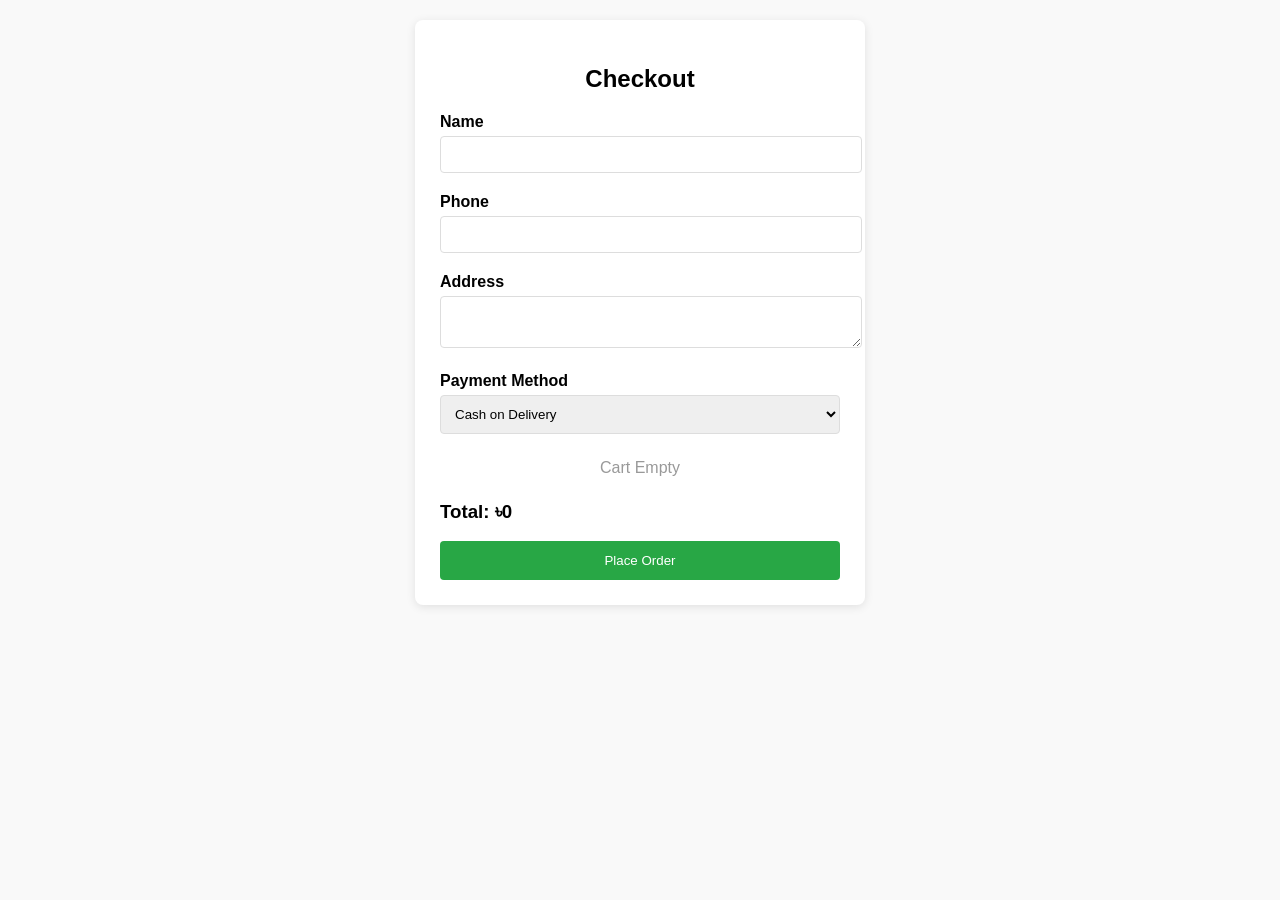
<file: checkout.html>
<!DOCTYPE html>
<html lang="en">
<head>
<meta charset="UTF-8">
<meta name="viewport" content="width=device-width, initial-scale=1.0">
<title>Checkout</title>

<style>
body {
    font-family: sans-serif;
    background-color: #f9f9f9;
    margin: 0;
    padding: 20px;
    display: flex;
    justify-content: center;
}

.checkout-container {
    width: 100%;
    max-width: 400px;
    background: #fff;
    padding: 25px;
    border-radius: 8px;
    box-shadow: 0 2px 10px rgba(0,0,0,0.1);
}

h2 {
    text-align: center;
}

label {
    display: block;
    margin-top: 10px;
    font-weight: bold;
}

input, textarea, select {
    width: 100%;
    padding: 10px;
    margin-top: 5px;
    margin-bottom: 10px;
    border: 1px solid #ddd;
    border-radius: 4px;
}

ul {
    list-style: none;
    padding: 0;
    margin-top: 10px;
}

li {
    display: flex;
    justify-content: space-between;
    padding: 5px 0;
}

button {
    width: 100%;
    padding: 12px;
    background: #28a745;
    color: white;
    border: none;
    border-radius: 4px;
    cursor: pointer;
}

button:hover {
    background: #218838;
}
</style>
</head>

<body>

<div class="checkout-container">

<h2>Checkout</h2>

<label>Name</label>
<input type="text" id="name">

<label>Phone</label>
<input type="text" id="phone">

<label>Address</label>
<textarea id="address"></textarea>

<!-- PAYMENT METHOD -->
<label>Payment Method</label>
<select id="paymentMethod" onchange="togglePayment()">
    <option value="COD">Cash on Delivery</option>
    <option value="PAYNOW">Pay Now</option>
</select>

<!-- DUMMY PAYMENT BOX -->
<div id="paymentBox" style="display:none; border:1px solid #ddd; padding:10px; margin-top:10px;">
    <h3>Dummy Payment</h3>

    <input type="text" id="cardNumber" placeholder="Card Number">
    <input type="text" id="cardName" placeholder="Card Holder Name">
    <input type="text" id="cardExpiry" placeholder="MM/YY">
    <input type="text" id="cardCVC" placeholder="CVC">

    <button type="button" onclick="payNow()" style="background:#007bff;">
        Pay ৳<span id="payAmount">0</span>
    </button>
</div>

<!-- CART -->
<ul id="order-list"></ul>

<h3 id="order-total">Total: ৳0</h3>

<button onclick="placeOrder()">Place Order</button>

</div>

<script>

// CART
let cart = JSON.parse(localStorage.getItem("cart")) || [];

let list = document.getElementById("order-list");
let totalElement = document.getElementById("order-total");
let total = 0;

// RENDER CART
if (cart.length === 0) {
    list.innerHTML = "<li style='justify-content:center;color:#999;'>Cart Empty</li>";
} else {
    cart.forEach(item => {
        total += item.price * item.qty;

        list.innerHTML += `
            <li>
                <span>${item.name} x ${item.qty}</span>
                <span>৳${item.price * item.qty}</span>
            </li>
        `;
    });
}

totalElement.innerText = "Total: ৳" + total;
document.getElementById("payAmount").innerText = total;


// PAYMENT TOGGLE
function togglePayment() {
    let method = document.getElementById("paymentMethod").value;
    document.getElementById("paymentBox").style.display =
        method === "PAYNOW" ? "block" : "none";
}


// PLACE ORDER
function placeOrder() {

    let name = document.getElementById("name").value;
    let phone = document.getElementById("phone").value;
    let address = document.getElementById("address").value;
    let method = document.getElementById("paymentMethod").value;

    if (!name || !phone || !address) {
        alert("Fill all fields");
        return;
    }

    if (cart.length === 0) {
        alert("Cart empty");
        return;
    }

    if (method === "COD") {
        submitOrder("COD");
    } else {
        alert("Complete payment first");
    }
}


// DUMMY PAYMENT
function payNow() {

    let cardNumber = document.getElementById("cardNumber").value;
    let cardName = document.getElementById("cardName").value;
    let cardExpiry = document.getElementById("cardExpiry").value;
    let cardCVC = document.getElementById("cardCVC").value;

    if (!cardNumber || !cardName || !cardExpiry || !cardCVC) {
        alert("Fill payment details");
        return;
    }

    alert("Processing Payment...");

    setTimeout(() => {
        alert("Payment Successful ✅");
        submitOrder("PAID");
    }, 1500);
}


// SUBMIT ORDER
function submitOrder(paymentStatus) {

    let name = document.getElementById("name").value;
    let phone = document.getElementById("phone").value;
    let address = document.getElementById("address").value;

    fetch("place_order.php", {
        method: "POST",
        headers: {
            "Content-Type": "application/json"
        },
        body: JSON.stringify({
            name,
            phone,
            address,
            cart,
            payment: paymentStatus
        })
    })
    .then(res => res.text())
    .then(data => {

        alert("Order Placed (" + paymentStatus + ")");

        localStorage.removeItem("cart");

        window.location.href = "index.html";
    });
}

</script>

</body>
</html>
</file>
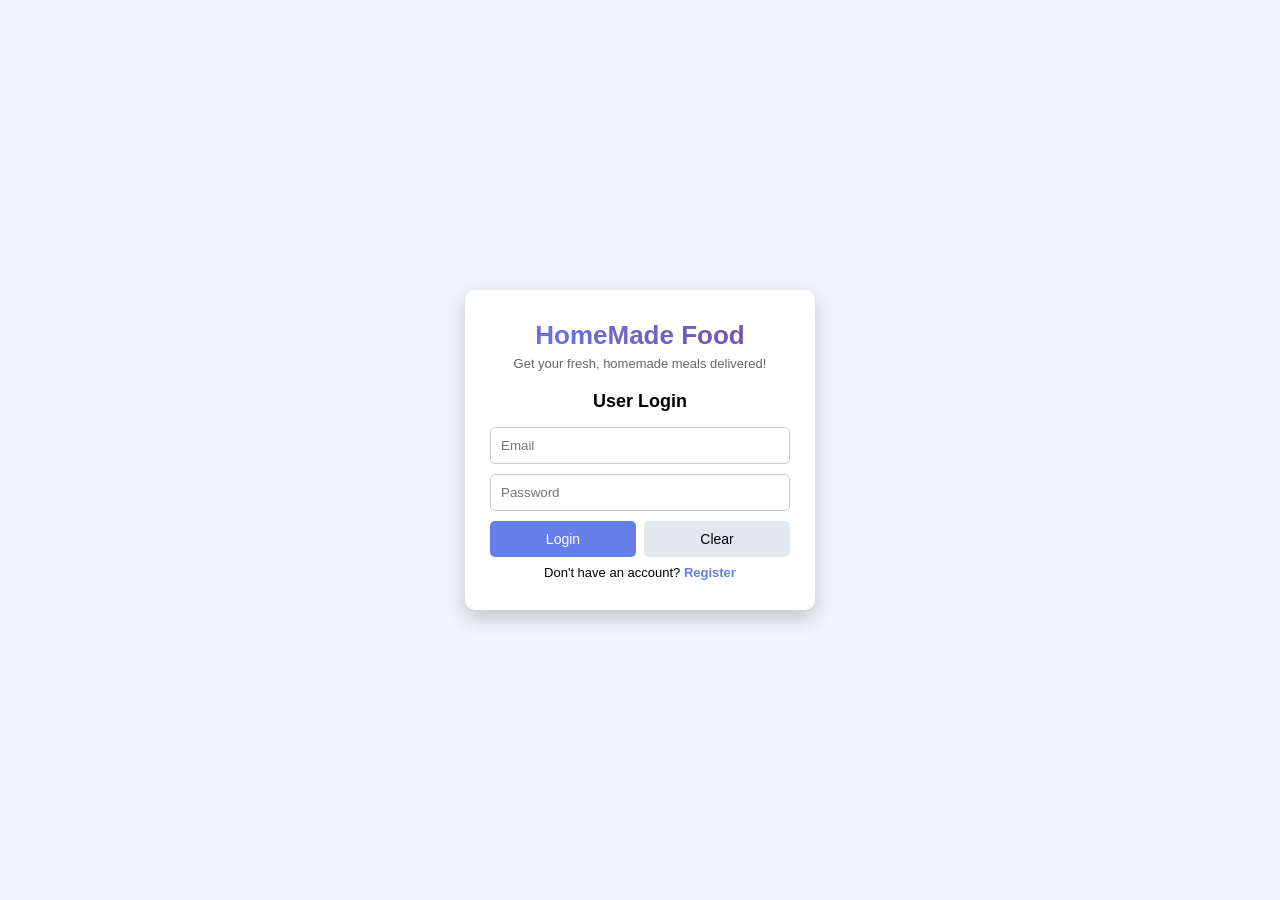
<file: login.html>
<!DOCTYPE html>
<html lang="en">
<head>
<meta charset="UTF-8">
<meta name="viewport" content="width=device-width, initial-scale=1.0">

<title>Login / Register</title>
<link rel="stylesheet" href="login.css">

<style>
.hidden {
  display: none;
}
</style>

</head>

<body>

<div class="auth-box">

  <div class="app-name">HomeMade Food</div>
  <div class="app-subtitle">Get your fresh, homemade meals delivered!</div>

  <h2 id="formTitle">User Login</h2>

  <div class="error" id="errorMsg"></div>

  <input type="email" id="email" placeholder="Email">
  <input type="tel" id="phone" placeholder="Phone Number" class="hidden">
  <input type="password" id="password" placeholder="Password">
  <input type="text" id="name" placeholder="Full Name" class="hidden">

  <div class="btn-group">
    <button class="primary-btn" id="mainBtn">Login</button>
    <button class="secondary-btn" id="resetBtn">Clear</button>
  </div>

  <div class="auth-footer">
    <span id="toggleText">Don't have an account?</span>
    <a id="toggleLink">Register</a>
  </div>

</div>

<script>
let isLogin = true;

const formTitle = document.getElementById("formTitle");
const mainBtn = document.getElementById("mainBtn");
const toggleLink = document.getElementById("toggleLink");
const toggleText = document.getElementById("toggleText");
const errorMsg = document.getElementById("errorMsg");

const email = document.getElementById("email");
const name = document.getElementById("name");
const phone = document.getElementById("phone");
const password = document.getElementById("password");
const resetBtn = document.getElementById("resetBtn");

// Toggle Login/Register
toggleLink.addEventListener("click", () => {
  isLogin = !isLogin;

  formTitle.innerText = isLogin ? "User Login" : "User Registration";
  mainBtn.innerText = isLogin ? "Login" : "Register";
  toggleText.innerText = isLogin ? "Don't have an account?" : "Already have an account?";
  toggleLink.innerText = isLogin ? "Register" : "Login";
  name.classList.toggle("hidden", isLogin);
  phone.classList.toggle("hidden", isLogin);
  errorMsg.innerText = "";
});

// Submit
mainBtn.addEventListener("click", async () => {
  errorMsg.innerText = "";

  if (!email.value || !password.value || (!isLogin && !phone.value)) {
    errorMsg.innerText = "⚠ Please fill all fields";
    return;
  }

  if (password.value.length < 6) {
    errorMsg.innerText = "⚠ Password must be at least 6 characters";
    return;
  }

  mainBtn.innerText = "Processing...";
  mainBtn.disabled = true;

  try {
    const response = await fetch(isLogin ? "login.php" : "register.php", {
      method: "POST",
      headers: {
        "Content-Type": "application/json"
      },
      body: JSON.stringify({
        name: name.value,
        email: email.value,
        phone: phone.value,
        password: password.value
      })
    });

    const data = await response.text();

    if (data === "success") {
      alert(isLogin ? "Login Successful" : "Registration Successful");

      // redirect after login
      if (isLogin) {
        window.location.href = "dashboard.php";
      } else {
        toggleLink.click(); // switch to login
      }

    } else {
      errorMsg.innerText = data;
    }

  } catch (error) {
    errorMsg.innerText = "Server error. Try again.";
  }

  mainBtn.innerText = isLogin ? "Login" : "Register";
  mainBtn.disabled = false;
});

// Reset
resetBtn.addEventListener("click", () => {
  name.value = "";
  email.value = "";
  phone.value = "";
  password.value = "";
  errorMsg.innerText = "";
});
</script>

</body>
</html>
</file>
<file: login.css>
* {
  box-sizing: border-box;
  font-family: Arial, sans-serif;
}

html, body {
  margin: 0;
  min-height: 100vh;
  background: #f1f5f9;
}

body {
  display: flex;
  align-items: center;
  justify-content: center;
  padding: 20px;
}


.auth-box {
  background: #fff;
  width: 100%;
  max-width: 350px;
  padding: 30px 25px;
  border-radius: 10px;
  box-shadow: 0 8px 20px rgba(0,0,0,0.2);
}

.app-name {
  text-align: center;
  font-size: 26px;
  font-weight: bold;
  background: linear-gradient(135deg, #667eea, #764ba2);
  -webkit-background-clip: text;
  background-clip: text;
  color: transparent;
  margin-bottom: 5px;
}

.app-subtitle {
  text-align: center;
  font-size: 13px;
  color: #666;
  margin-bottom: 20px;
}

.auth-box h2 {
  text-align: center;
  margin-bottom: 15px;
  font-size: 18px;
}

.auth-box input {
  width: 100%;
  padding: 10px;
  margin-bottom: 10px;
  border-radius: 5px;
  border: 1px solid #ccc;
}

/* ===== BUTTON GROUP ===== */
.btn-group {
  display: flex;
  gap: 8px;
}

.auth-box button {
  flex: 1;
  padding: 10px;
  border: none;
  border-radius: 5px;
  cursor: pointer;
  font-size: 14px;
}

.primary-btn {
  background: #667eea;
  color: white;
}

.secondary-btn {
  background: #e2e8f0;
}

/* ===== FOOTER ===== */
.auth-footer {
  text-align: center;
  font-size: 13px;
  margin-top: 8px;
}

.auth-footer a {
  color: #667eea;
  cursor: pointer;
  font-weight: bold;
}

/* ===== ERROR ===== */
.error {
  text-align: center;
  font-size: 12px;
  color: red;
  margin-bottom: 5px;
}

/* ===== RESPONSIVE ===== */
@media (max-width: 480px) {
  .auth-box {
    max-width: 100%;
    padding: 25px 20px;
  }
}
</file>
